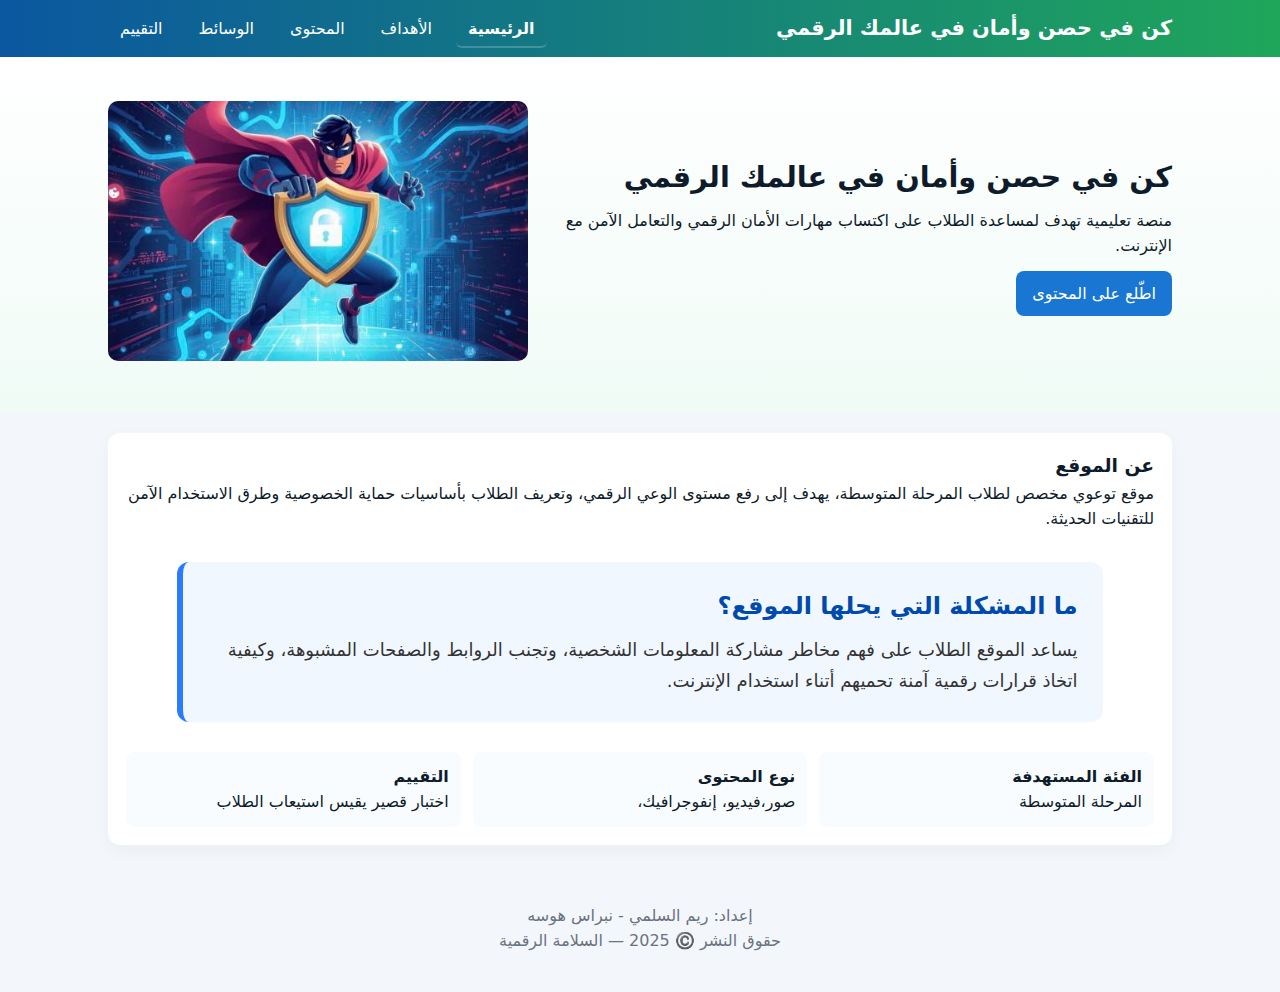
<file: index.html>
<!doctype html>
<html lang="ar" dir="rtl">
<head>
  <meta charset="utf-8" />
  <meta name="viewport" content="width=device-width,initial-scale=1" />
  <title>كن في حصن وأمان في عالمك الرقمي</title>
  <link rel="stylesheet" href="styles.css">
</head>
<body>

  <nav class="top-nav">
    <div class="nav-container">
      <div class="brand">
        <h1 class="site-title"><span class="title-blue">كن في</span> <span class="title-green">حصن وأمان في عالمك الرقمي</span></h1>
      </div>

      <button id="menuBtn" class="menu-btn" aria-label="قائمة">☰</button>

      <ul id="siteNav" class="nav-links">
        <li><a href="index.html" class="active">الرئيسية</a></li>
        <li><a href="objectives.html" >الأهداف</a></li>
        <li><a href="content.html">المحتوى</a></li>
        <li><a href="media.html">الوسائط</a></li>
        <li><a href="activities.html">التقييم</a></li>
      </ul>
    </div>
  </nav>


  <header class="hero">
    <div class="hero-inner">
      <div class="hero-text">
        <h2>كن في حصن وأمان في عالمك الرقمي</h2>
        <p>منصة تعليمية تهدف لمساعدة الطلاب على اكتساب مهارات الأمان الرقمي والتعامل الآمن مع الإنترنت.</p>
        <a class="cta" href="content.html">اطّلع على المحتوى</a>
      </div>
      <div class="hero-image">
      

        <img src="PHOTO-2025-11-22-00-59-20.jpg" alt=" مرحباً بك أيهاالبطل الرقمي" />
      </div>
    </div>
  </header>

  <main class="container">
    <section class="overview card">
      <h3>عن الموقع</h3>
      <p>موقع توعوي مخصص لطلاب المرحلة المتوسطة، يهدف إلى رفع مستوى الوعي الرقمي، وتعريف الطلاب بأساسيات حماية الخصوصية وطرق الاستخدام الآمن للتقنيات الحديثة.
      <section class="problem-section">
    <h2>ما المشكلة التي يحلها الموقع؟</h2>
    <p>
        يساعد الموقع الطلاب على فهم مخاطر مشاركة المعلومات الشخصية، وتجنب الروابط والصفحات المشبوهة،  
        وكيفية اتخاذ قرارات رقمية آمنة تحميهم أتناء استخدام الإنترنت.
    </p>
</section>

      <div class="quick-grid">
        <div class="box">
          <h4>الفئة المستهدفة</h4>
          <p>المرحلة المتوسطة</p>
        </div>
        <div class="box">
          <h4>نوع المحتوى</h4>
          <p>صور،فيديو، إنفوجرافيك،</p>
        </div>
        <div class="box">
          <h4>التقييم</h4>
          <p>اختبار قصير يقيس استيعاب الطلاب</p>
        </div>
      </div>
    </section>
  </main>




  <footer class="site-footer">
    <div class="container">
      <p>إعداد: ريم السلمي - نبراس هوسه   </p>
      <p>حقوق النشر ©️ 2025 — السلامة الرقمية</p>
    </div>
  </footer>

  <script src="script.js"></script>
</body>
</html>
</file>
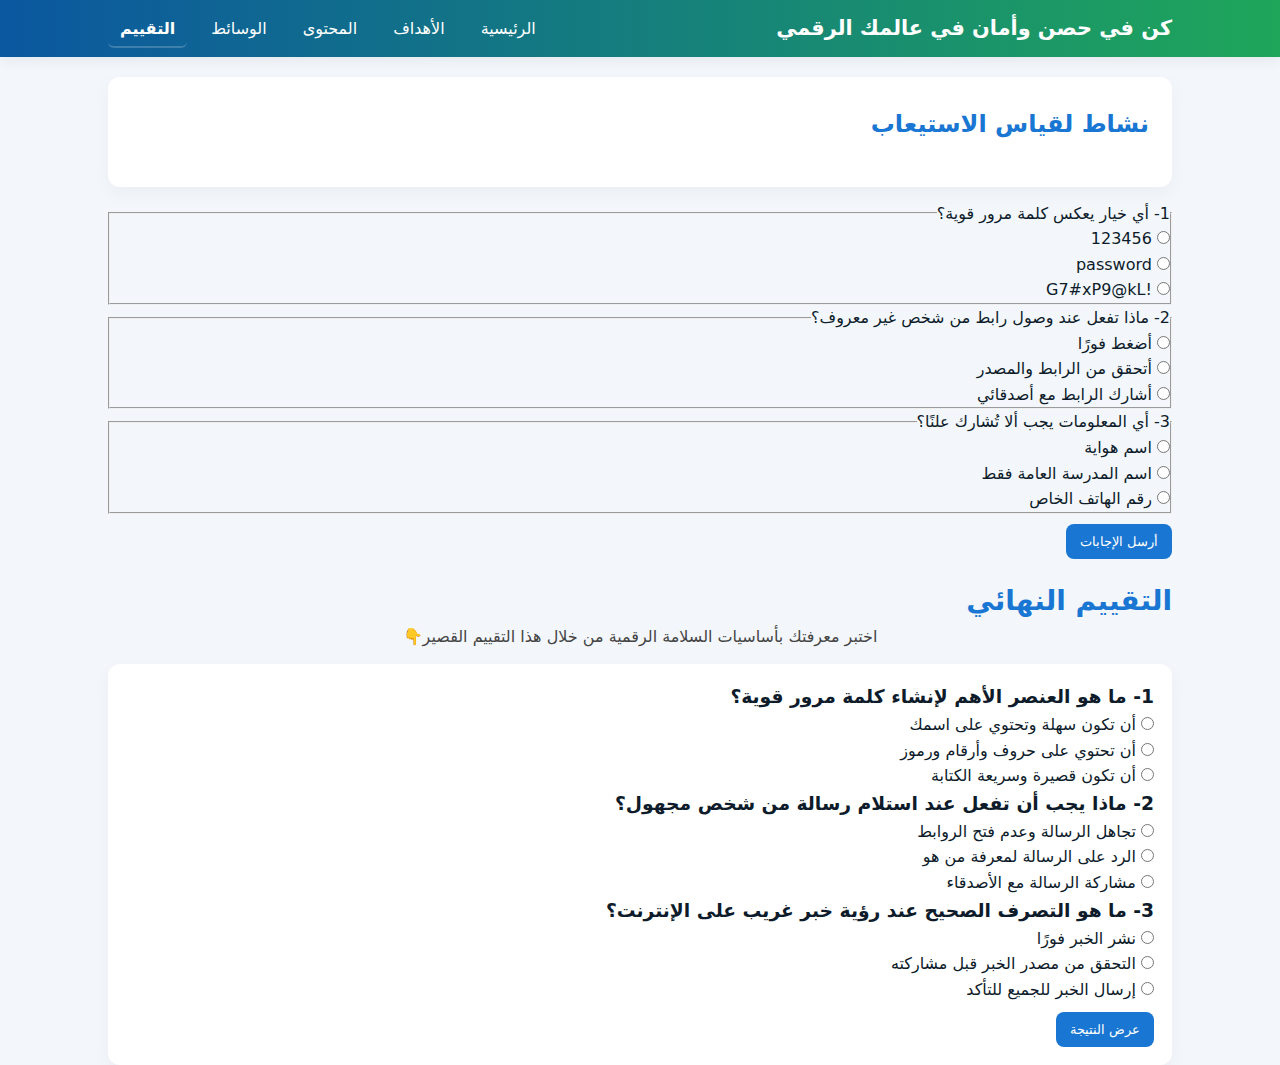
<file: activities.html>
<!DOCTYPE html>
<html lang="ar" dir="rtl">
<head>
  <meta charset="UTF-8">
  <title>الأنشطة والاختبارات — السلامة الرقمية</title>
  <meta name="viewport" content="width=device-width,initial-scale=1">
  <link rel="stylesheet" href="styles.css">
</head>
<body>

  <nav class="top-nav">
    <div class="nav-container">
      <div class="brand"><h1 class="site-title"><span class="title-blue">كن في </span> <span class="title-green">حصن وأمان في عالمك الرقمي</span></h1></div>
      <button id="menuBtn4" class="menu-btn" aria-label="قائمة">☰</button>
      <ul id="siteNav4" class="nav-links">
        <li><a href="index.html">الرئيسية</a></li>
        <li><a href="objectives.html" >الأهداف</a></li>
        <li><a href="content.html">المحتوى</a></li>
        <li><a href="media.html">الوسائط</a></li>
        <li><a href="activities.html" class="active">التقييم</a></li>
      </ul>
    </div>
  </nav>



  <main class="container">
    <section class="activity-section card">
      <h1 class="activity-title"> نشاط لقياس الاستيعاب</h1>
       <p style="text-align:center; margin-bottom:15px; color:#444;"></p>
       </section>

      <form id="quizForm">
        <fieldset>
          <legend>1- أي خيار يعكس كلمة مرور قوية؟</legend>
          <label><input type="radio" name="q1" value="a"> 123456</label><br>
          <label><input type="radio" name="q1" value="b"> password</label><br>
          <label><input type="radio" name="q1" value="c"> !G7#xP9@kL</label>
        </fieldset>

        <fieldset>
          <legend>2- ماذا تفعل عند وصول رابط من شخص غير معروف؟</legend>
          <label><input type="radio" name="q2" value="a"> أضغط فورًا</label><br>
          <label><input type="radio" name="q2" value="b"> أتحقق من الرابط والمصدر</label><br>
          <label><input type="radio" name="q2" value="c"> أشارك الرابط مع أصدقائي</label>
        </fieldset>

        <fieldset>
          <legend>3- أي المعلومات يجب ألا تُشارك علنًا؟</legend>
          <label><input type="radio" name="q3" value="a"> اسم هواية</label><br>
          <label><input type="radio" name="q3" value="b"> اسم المدرسة العامة فقط</label><br>
          <label><input type="radio" name="q3" value="c"> رقم الهاتف الخاص</label>
        </fieldset>

        <button type="button" id="submitQuiz" class="btn">أرسل الإجابات</button>
      </form>

      <div id="quizResult" class="quiz-result" aria-live="polite" hidden>
        <p id="scoreText"></p>
        <button id="showAnswers" class="btn secondary">عرض الإجابات الصحيحة</button>
      </div>
    </section>
  </main>

  <script src="script.js"></script>
</body>
</html>

<section class="quiz-section container">
    <h2 class="main-title">التقييم النهائي</h2>
    <p style="text-align:center; margin-bottom:15px; color:#444;">
        اختبر معرفتك بأساسيات السلامة الرقمية من خلال هذا التقييم القصير👇
    </p>

    <form id="quizForm" class="card">

       
        <div class="q-box">
            <h3>1- ما هو العنصر الأهم لإنشاء كلمة مرور قوية؟</h3>
            <label><input type="radio" name="q1" value="0"> أن تكون سهلة وتحتوي على اسمك</label><br>
            <label><input type="radio" name="q1" value="1"> أن تحتوي على حروف وأرقام ورموز</label><br>
            <label><input type="radio" name="q1" value="0"> أن تكون قصيرة وسريعة الكتابة</label>
        </div>

    
        <div class="q-box">
            <h3>2- ماذا يجب أن تفعل عند استلام رسالة من شخص مجهول؟</h3>
            <label><input type="radio" name="q2" value="1"> تجاهل الرسالة وعدم فتح الروابط</label><br>
            <label><input type="radio" name="q2" value="0"> الرد على الرسالة لمعرفة من هو</label><br>
            <label><input type="radio" name="q2" value="0"> مشاركة الرسالة مع الأصدقاء</label>
        </div>

        
        <div class="q-box">
            <h3>3- ما هو التصرف الصحيح عند رؤية خبر غريب على الإنترنت؟</h3>
            <label><input type="radio" name="q3" value="0"> نشر الخبر فورًا</label><br>
            <label><input type="radio" name="q3" value="1"> التحقق من مصدر الخبر قبل مشاركته</label><br>
            <label><input type="radio" name="q3" value="0"> إرسال الخبر للجميع للتأكد</label>
        </div>

        <!-- زر النتيجة -->
        <button type="button" class="btn" onclick="calculateScore()">عرض النتيجة</button>

        <!-- مكان ظهور النتيجة -->
        <div id="result" class="quiz-result" style="display:none;"></div>

    </form>
</section>

<script>
function calculateScore() {
    let score = 0;

    // تجميع النقاط
    for (let i = 1; i <= 3; i++) {
        let answer = document.querySelector(`input[name="q${i}"]:checked`);
        if (answer) score += parseInt(answer.value);
    }

    // عرض النتيجة
    let resultBox = document.getElementById("result");
    resultBox.style.display = "block";

    if (score === 3) {
        resultBox.innerHTML = "🎉 ممتاز! حصلت على 3/3 — لديك وعي رقمي رائع!";
    } else if (score === 2) {
        resultBox.innerHTML = "👍 جيد! حصلتِ على 2/3 — تحتاج إلى مزيد من التركيز.";
    } else {
        resultBox.innerHTML = "⚠️ تحتاج إلى مراجعة المحتوى — حصلتِ على " + score + "/3";
    }
}
</script>

  <script src="script.js"></script>
</body>
</html>
</file>
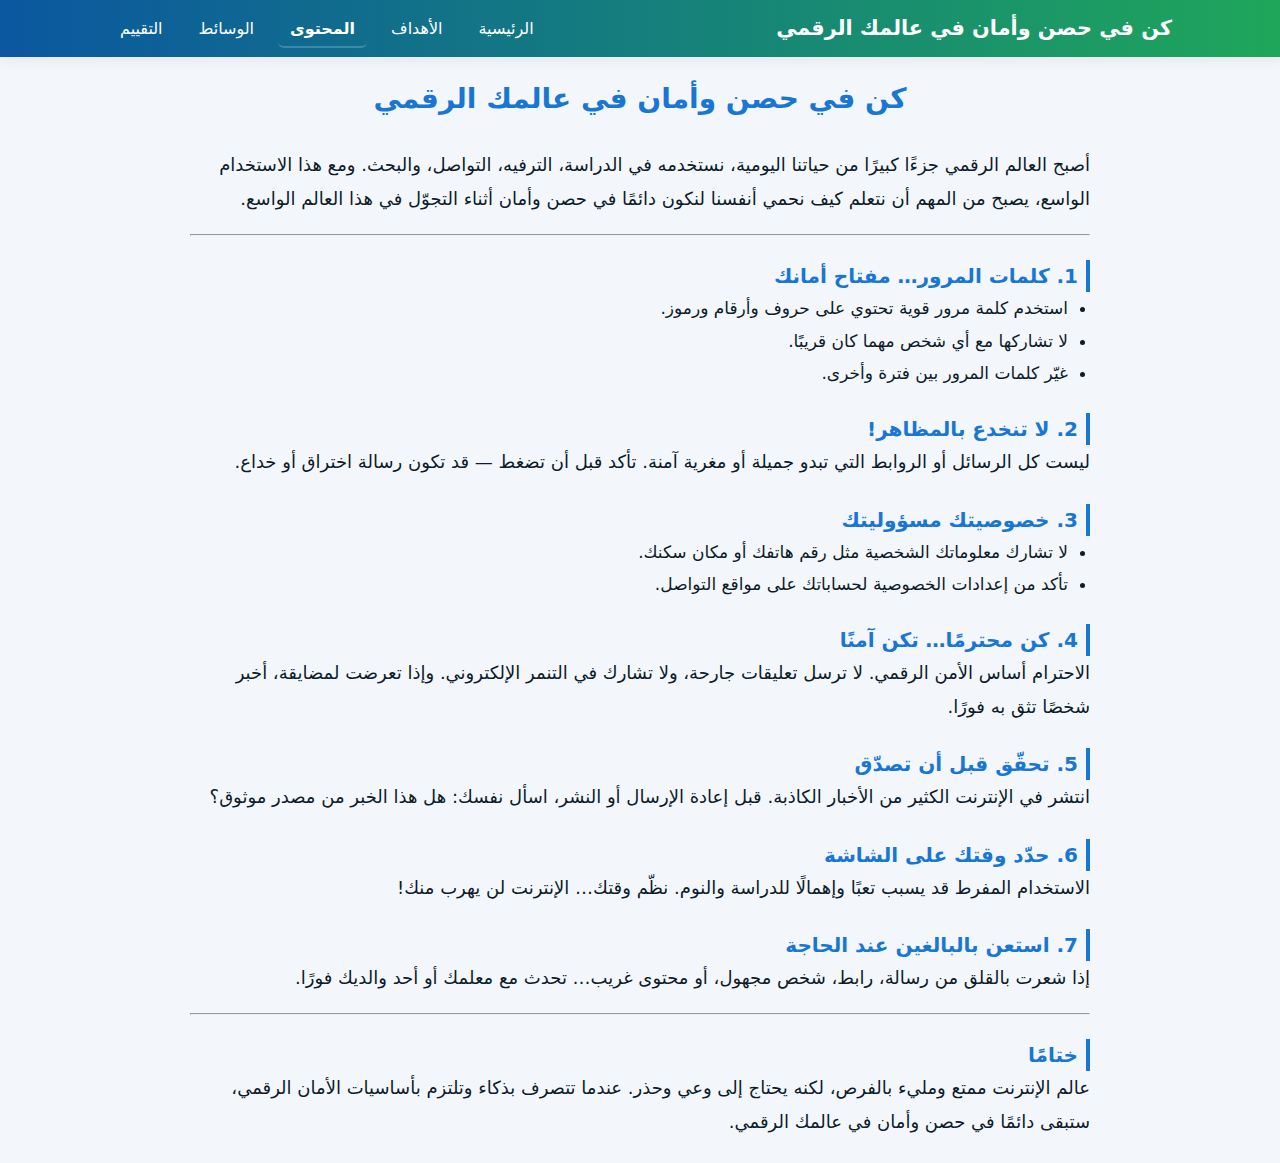
<file: content.html>
<!DOCTYPE html>
<html lang="ar" dir="rtl">
<head>
  <meta charset="UTF-8">
  <title>المحتوى التعليمي</title>
  <meta name="viewport" content="width=device-width,initial-scale=1">
  <link rel="stylesheet" href="styles.css">
</head>
<body>

  <nav class="top-nav">
    <div class="nav-container">
      <div class="brand"><h1 class="site-title"><span class="title-blue">كن في </span> <span class="title-green">حصن وأمان في عالمك الرقمي</span></h1></div>
      <button id="menuBtn3" class="menu-btn" aria-label="قائمة">☰</button>
      <ul id="siteNav3" class="nav-links">
        <li><a href="index.html">الرئيسية</a></li>
        <li><a href="objectives.html" >الأهداف</a></li>
        <li><a href="content.html" class="active">المحتوى</a></li>
        <li><a href="media.html">الوسائط</a></li>
        <li><a href="activities.html">التقييم</a></li>
      </ul>
    </div>
  </nav>

  
<header class="page-header">
  <h1 class="main-title">كن في حصن وأمان في عالمك الرقمي</h1>
</header>

<main class="content-container">

  <section class="text-section">

    <p>
      أصبح العالم الرقمي جزءًا كبيرًا من حياتنا اليومية، نستخدمه في الدراسة، الترفيه، التواصل، والبحث.
      ومع هذا الاستخدام الواسع، يصبح من المهم أن نتعلم كيف نحمي أنفسنا لنكون دائمًا في حصن وأمان أثناء التجوّل في هذا العالم الواسع.
    </p>

    <hr>

    <h2>1. كلمات المرور… مفتاح أمانك</h2>
    <ul>
      <li>استخدم كلمة مرور قوية تحتوي على حروف وأرقام ورموز.</li>
      <li>لا تشاركها مع أي شخص مهما كان قريبًا.</li>
      <li>غيّر كلمات المرور بين فترة وأخرى.</li>
    </ul>

    <h2>2. لا تنخدع بالمظاهر!</h2>
    <p>
      ليست كل الرسائل أو الروابط التي تبدو جميلة أو مغرية آمنة.
      تأكد قبل أن تضغط — قد تكون رسالة اختراق أو خداع.
    </p>

    <h2>3. خصوصيتك مسؤوليتك</h2>
    <ul>
      <li>لا تشارك معلوماتك الشخصية مثل رقم هاتفك أو مكان سكنك.</li>
      <li>تأكد من إعدادات الخصوصية لحساباتك على مواقع التواصل.</li>
    </ul>

    <h2>4. كن محترمًا… تكن آمنًا</h2>
    <p>
      الاحترام أساس الأمن الرقمي.
      لا ترسل تعليقات جارحة، ولا تشارك في التنمر الإلكتروني.
      وإذا تعرضت لمضايقة، أخبر شخصًا تثق به فورًا.
    </p>

    <h2>5. تحقّق قبل أن تصدّق</h2>
    <p>
      انتشر في الإنترنت الكثير من الأخبار الكاذبة.
      قبل إعادة الإرسال أو النشر، اسأل نفسك:
      هل هذا الخبر من مصدر موثوق؟
    </p>

    <h2>6. حدّد وقتك على الشاشة</h2>
    <p>
      الاستخدام المفرط قد يسبب تعبًا وإهمالًا للدراسة والنوم.
      نظّم وقتك… الإنترنت لن يهرب منك!
    </p>

    <h2>7. استعن بالبالغين عند الحاجة</h2>
    <p>
      إذا شعرت بالقلق من رسالة، رابط، شخص مجهول، أو محتوى غريب…
      تحدث مع معلمك أو أحد والديك فورًا.
    </p>

    <hr>

    <h2>ختامًا</h2>
    <p>
      عالم الإنترنت ممتع ومليء بالفرص، لكنه يحتاج إلى وعي وحذر.
      عندما تتصرف بذكاء وتلتزم بأساسيات الأمان الرقمي،
      ستبقى دائمًا في حصن وأمان في عالمك الرقمي.
    </p>

  </section>

</main>

</body>
</html>
</file>
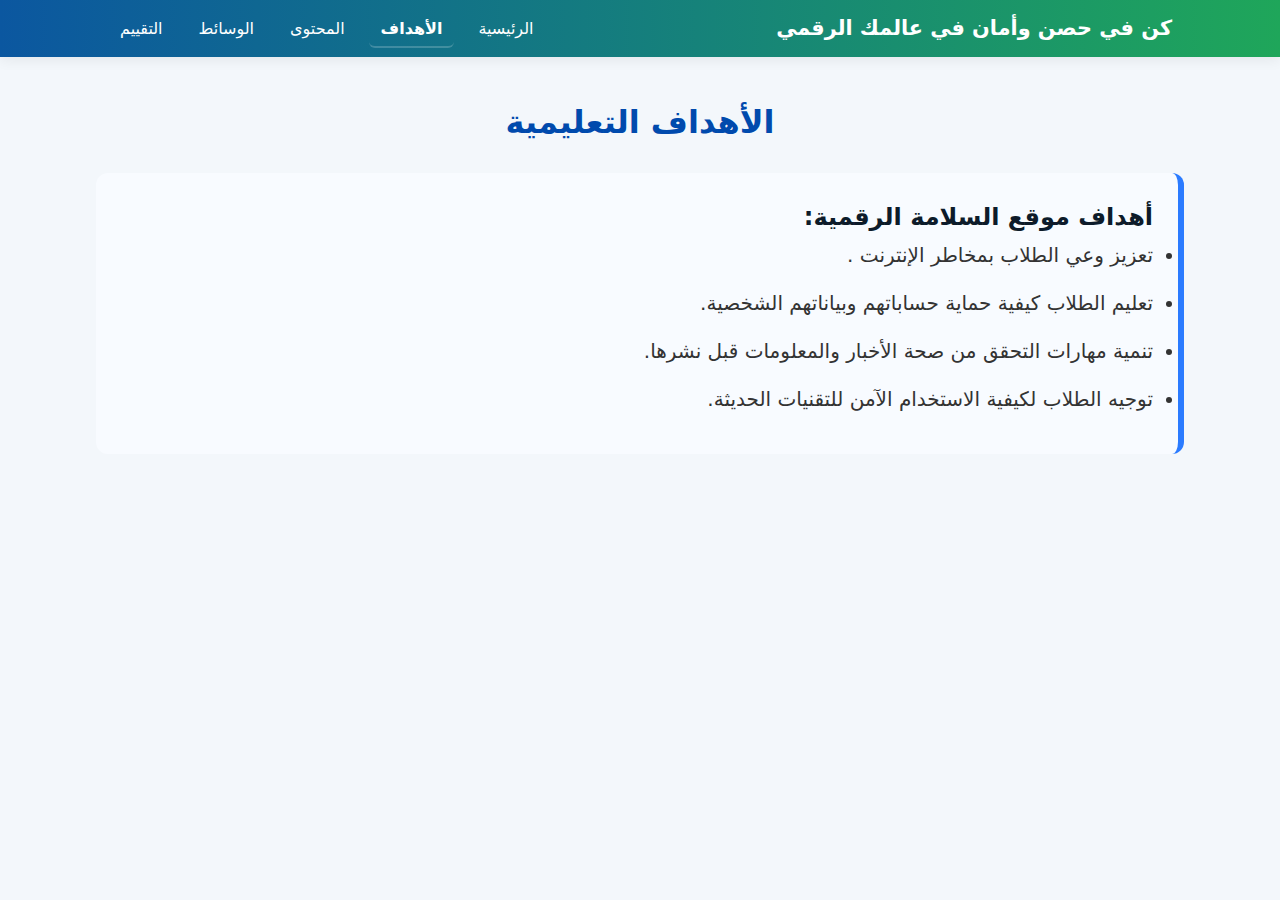
<file: objectives.html>
<!DOCTYPE html>
<html lang="ar" dir="rtl">
<head>
    <meta charset="UTF-8">
    <title>الأهداف التعليمية</title>
  <meta name="viewport" content="width=device-width,initial-scale=1">
  <link rel="stylesheet" href="styles.css">
</head>

<body>

    <nav class="top-nav">
    <div class="nav-container">
       <div class="brand"><h1 class="site-title"><span class="title-blue">كن في </span> <span class="title-green">حصن وأمان في عالمك الرقمي</span></h1></div>
       <button id="menuBtn3" class="menu-btn" aria-label="قائمة">☰</button>
        <ul id="siteNav3" class="nav-links">
                <li><a href="index.html">الرئيسية</a></li>
                <li><a href="objectives.html" class="active">الأهداف</a></li>
                <li><a href="content.html">المحتوى</a></li>
                <li><a href="media.html">الوسائط</a></li>
                <li><a href="activities.html">التقييم</a></li>
           </ul>
    </div>
  </nav>

   
    <main class="page-container">
        <h1 class="page-title">الأهداف التعليمية</h1>

        <section class="content-box">
            <h2>أهداف موقع السلامة الرقمية:</h2>
            <ul class="goal-list">
                <li>تعزيز وعي الطلاب بمخاطر الإنترنت .</li>
                <li>تعليم الطلاب كيفية حماية حساباتهم وبياناتهم الشخصية.</li>
                <li>تنمية مهارات التحقق من صحة الأخبار والمعلومات قبل نشرها.</li>
                <li>توجيه الطلاب لكيفية الاستخدام الآمن للتقنيات الحديثة.</li>
            </ul>
        </section>
    </main>


</body>
</html>
</file>
<file: styles.css>
/* ===========================
   إعدادات عامة للموقع
=========================== */

:root{
  --bg:#f3f7fb;
  --card:#ffffff;
  --blue:#1976d2;    /* أزرق */
  --green:#2e7d32;   /* أخضر */
  --muted:#6b7280;
  --radius:12px;
  --container-width:1100px;
  font-family: "Tajawal", system-ui, -apple-system, "Segoe UI", Roboto, "Helvetica Neue", Arial, sans-serif;
}

*{box-sizing:border-box;margin:0;padding:0}
html,body{height:100%}
body{
  background:var(--bg);
  color:#0d1b2a;
  line-height:1.6;
  direction:rtl;
}

/* ===== شريط التنقل ===== */
.top-nav, .nav {
  background:linear-gradient(90deg,#0b57a0,#1fa65a);
  color:#fff;
  padding:12px 0;
  box-shadow:0 4px 12px rgba(0,0,0,0.06);
}
.nav-container{
  max-width:var(--container-width);
  margin:0 auto;
  padding:0 18px;
  display:flex;
  align-items:center;
  justify-content:space-between;
  gap:12px;
}
.brand .site-title{font-size:1.3rem;margin:0}
.menu-btn{display:none;background:none;border:0;color:#fff;font-size:1.4rem;cursor:pointer}
.nav-links{list-style:none;display:flex;gap:12px}
.nav-links li{display:inline}
.nav-links a{color:#fff;text-decoration:none;padding:8px 12px;border-radius:6px}
.nav-links a:hover{background:rgba(255,255,255,0.12)}
.nav-links a.active{font-weight:700;border-bottom:2px solid rgba(255,255,255,0.2)}

/* ===== HERO ===== */
.hero{padding:26px 0;background:linear-gradient(180deg,#ffffff,#f0fbf6)}
.hero-inner{max-width:var(--container-width);margin:0 auto;padding:18px;display:grid;grid-template-columns:1fr 420px;gap:20px;align-items:center}
.hero-text h2{font-size:1.8rem;margin-bottom:8px}
.hero-image img{width:100%;height:260px;object-fit:cover;border-radius:10px}
.cta{display:inline-block;margin-top:12px;padding:10px 16px;background:var(--blue);color:#fff;border-radius:8px;text-decoration:none}

/* ===== الحاوية الرئيسية ===== */
.container{max-width:var(--container-width);margin:20px auto;padding:0 18px}
.card{background:var(--card);padding:18px;border-radius:var(--radius);box-shadow:0 6px 18px rgba(20,30,60,0.04);margin:14px 0}
.overview .quick-grid{display:grid;grid-template-columns:repeat(auto-fit,minmax(200px,1fr));gap:12px;margin-top:12px}
.box{background:#f8fcff;padding:12px;border-radius:8px}


.problem-section {
    background: #f1f7ff;
    padding: 25px;
    margin: 30px auto;
    width: 90%;
    border-radius: 12px;
    border-left: 6px solid #2b7bff;
}

.problem-section h2 {
    color: #004aad;
    margin-bottom: 10px;
    font-size: 24px;
    font-weight: bold;
}

.problem-section p {
    font-size: 18px;
    line-height: 1.7;
    color: #333;
}

/* ===== المحتوى ===== */
.page-header{text-align:center;padding:20px 0}
.main-title{font-size:28px;color:var(--blue);font-weight:800}
.content-container{width:90%;max-width:900px;margin:0 auto;padding:6px 0}
.text-section p{line-height:1.9;font-size:18px;margin-bottom:18px}
.text-section ul{padding-right:22px;font-size:17px;line-height:1.9}
.text-section h2{margin-top:24px;color:var(--blue);font-size:20px;padding-right:8px;border-right:4px solid var(--blue)}


.page-container {
    width: 85%;
    margin: 40px auto;
}

.page-title {
    text-align: center;
    font-size: 32px;
    color: #004aad;
    margin-bottom: 25px;
}

.content-box {
    background: #f8fbff;
    padding: 25px;
    border-radius: 12px;
    border-right: 6px solid #2b7bff;
}

.goal-list li {
    font-size: 20px;
    margin-bottom: 12px;
    color: #333;
    line-height: 1.8;
}

/* ===== وسائط ===== */
.media-section{padding:10px}
.media-section h2{text-align:center;margin-bottom:12px}
.infographic{width:100%;max-width:750px;display:block;margin:18px auto;border-radius:12px;cursor:pointer;transition:0.25s}
.infographic:hover{opacity:0.95}

/* ===== فيديو متجاوب ===== */
.video-wrapper{position:relative;padding-bottom:56.25%;height:0;overflow:hidden;border-radius:10px;background:#000;margin:12px 0}
.video-wrapper iframe{position:absolute;left:0;top:0;width:100%;height:100%;border:0}

/* ===== الأنشطة والاختبار ===== */
.activity-section h2{text-align:left;color:var(--blue)}
.btn{background:var(--blue);color:#fff;padding:10px 14px;border-radius:8px;border:0;cursor:pointer;margin-top:10px}
.btn.secondary{background:#e9f7ee;color:var(--green)}
.quiz-result{margin-top:12px;padding:12px;background:#f2fbf6;border-radius:10px}

/* ===== الفوتر ===== */
.site-footer{padding:18px 0;text-align:center;color:var(--muted);margin-top:12px}

/* ===== استجابة ===== */
@media(max-width:980px){
  .hero-inner{grid-template-columns:1fr}
  .hero-image img{height:200px}
}
@media(max-width:760px){
  .nav-links{display:none}
  .menu-btn{display:block}
  .hero-image img{height:180px}
}

.page-container {
    width: 85%;
    margin: 40px auto;
}

.page-title {
    text-align: center;
    font-size: 32px;
    color: #004aad;
    margin-bottom: 25px;
}

.content-box {
    background: #f8fbff;
    padding: 25px;
    border-radius: 12px;
    border-right: 6px solid #2b7bff;
}

.goal-list li {
    font-size: 20px;
    margin-bottom: 12px;
    color: #333;
    line-height: 1.8;
}
.activity-title {
    text-align:right;
    font-size: 24px;
    font-weight: 700;
    color: var(--blue);
    padding: 10px 5px;
}
</file>
